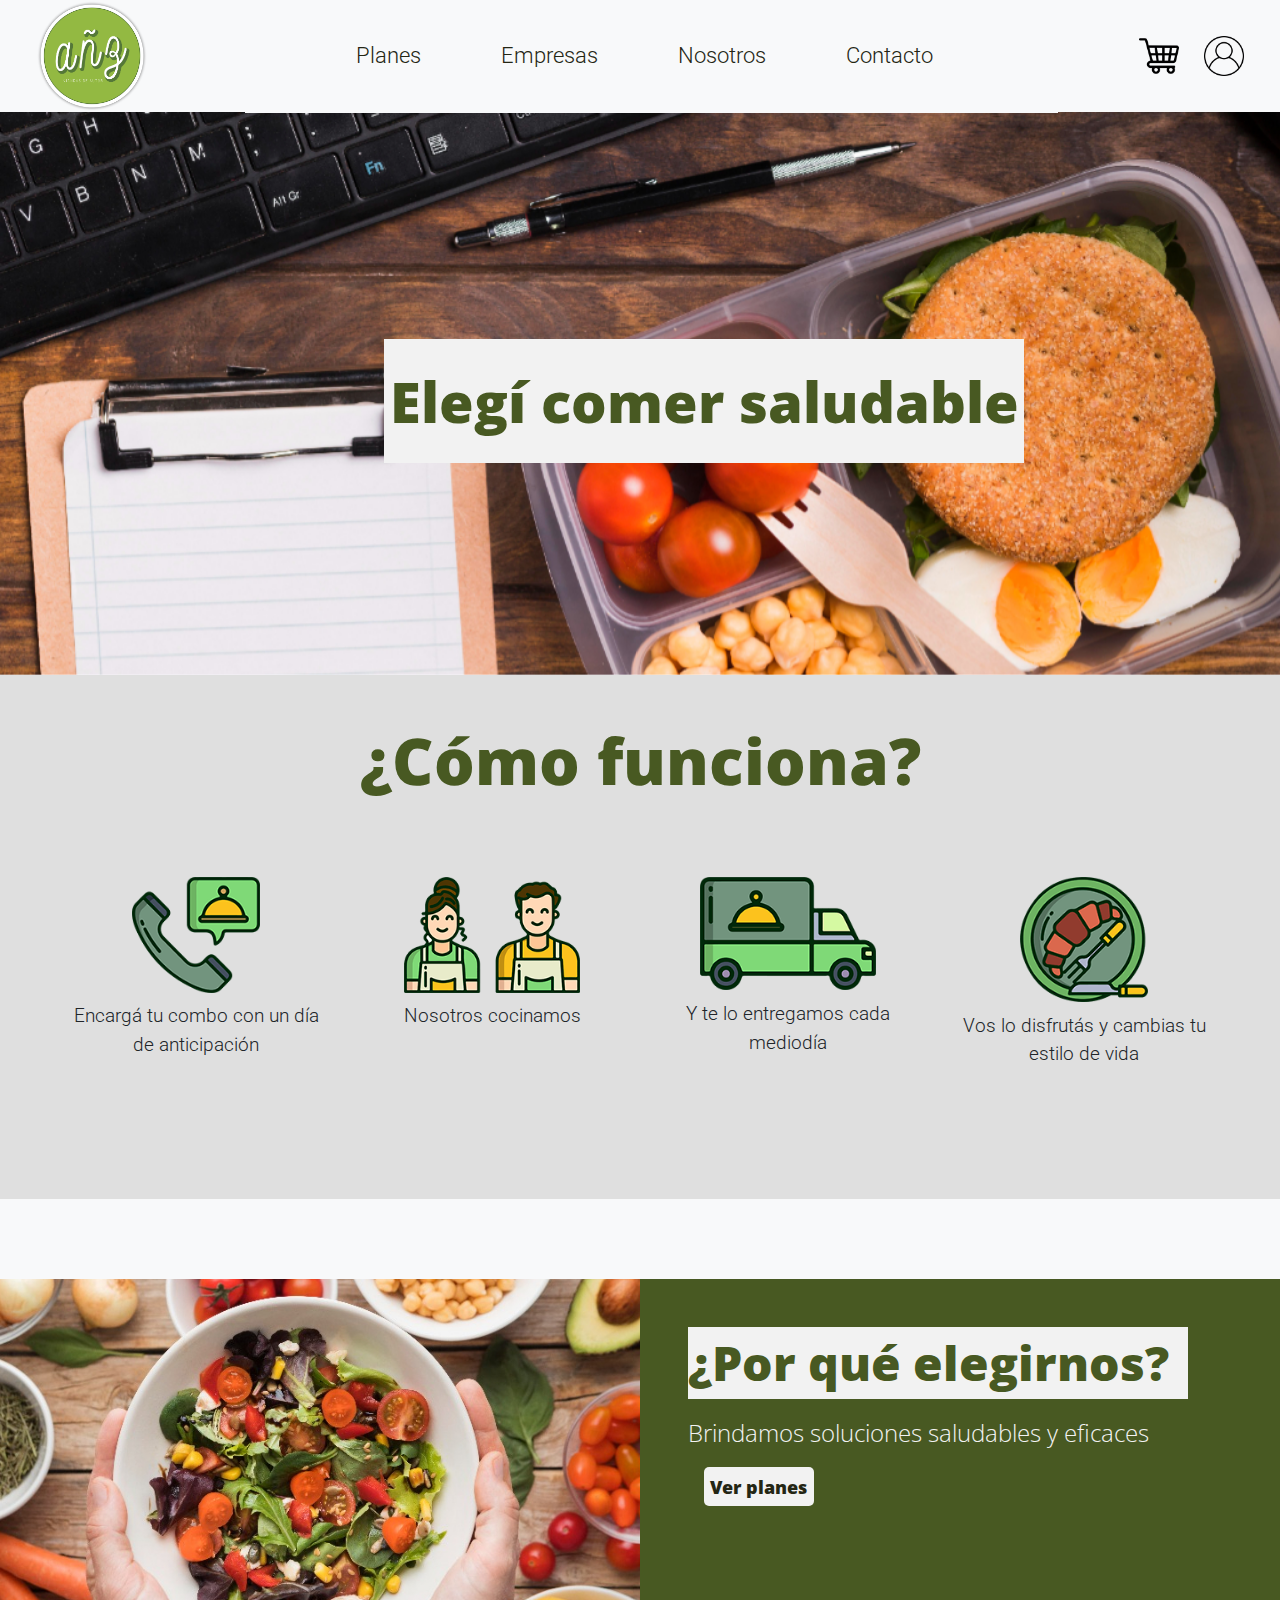
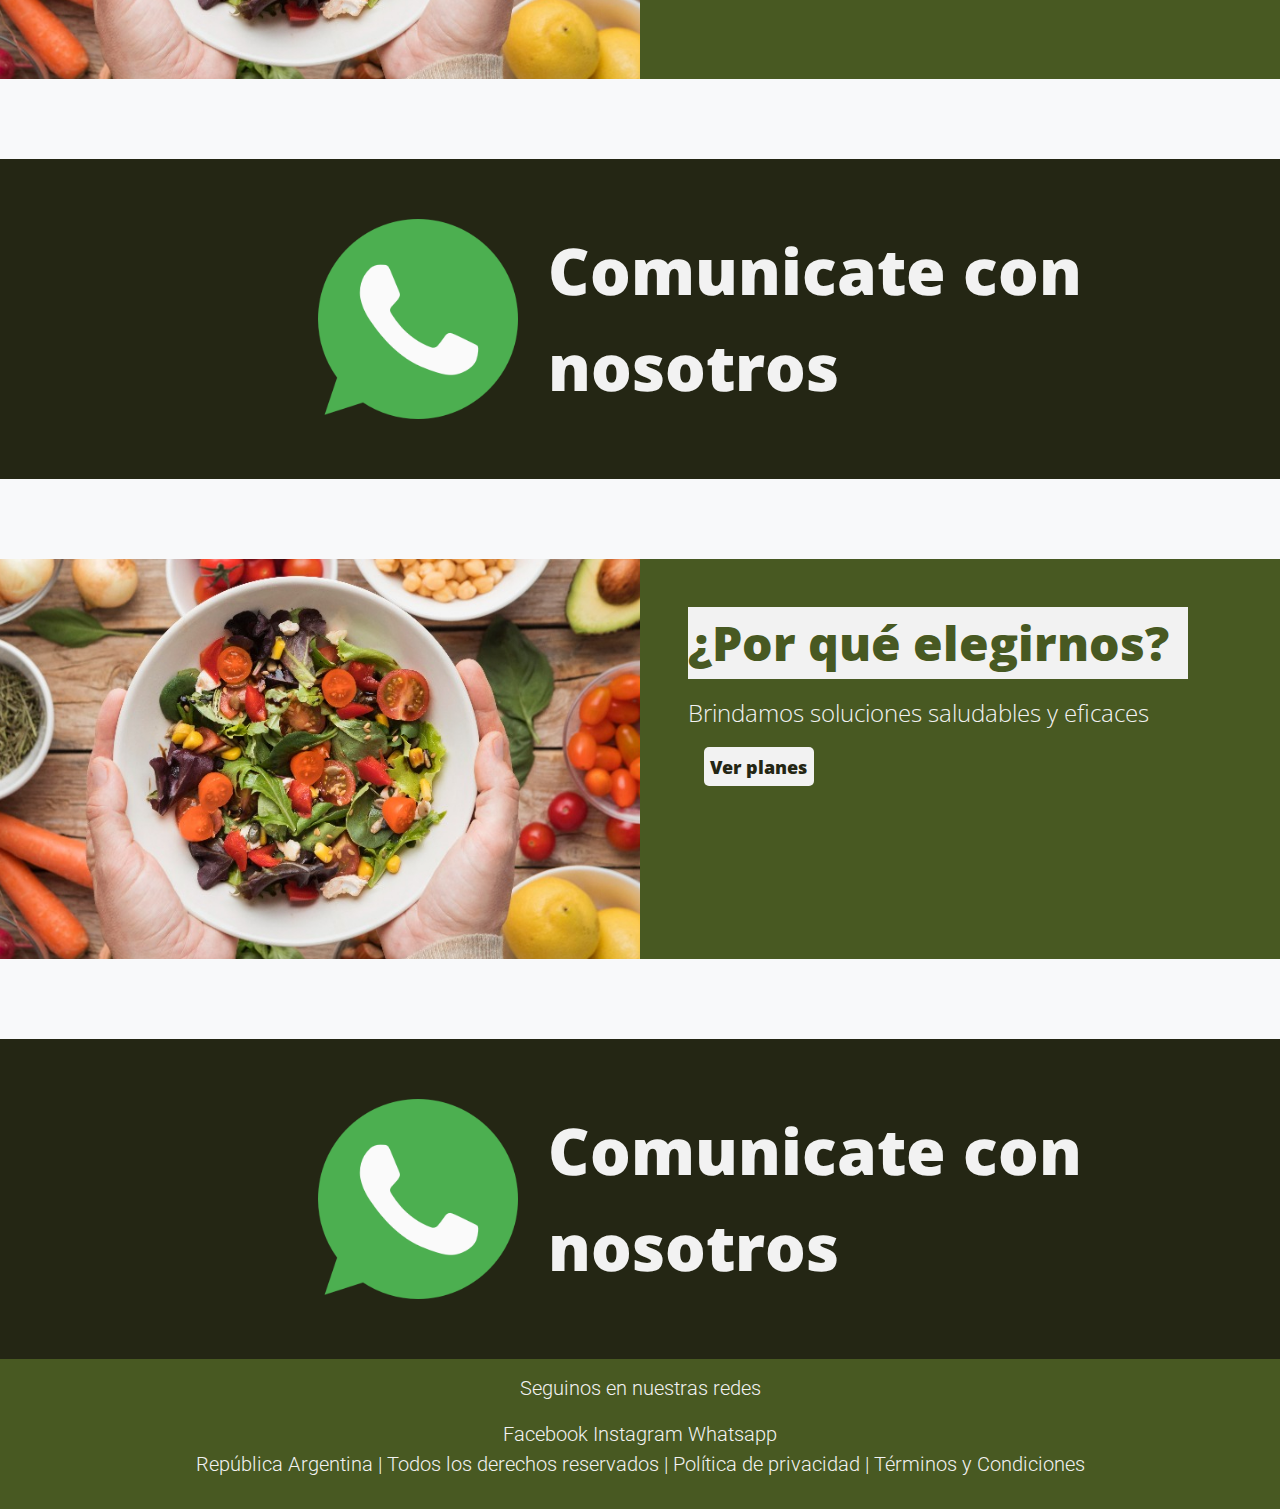
<file: index.html>
<!DOCTYPE html>
<html>
<head>
	<title>Añoranza Viandas</title>
	<meta charset=utf-8>
	<link rel="preconnect" href="https://fonts.gstatic.com">
	<link rel="stylesheet" href="bootstrap/css/bootstrap.min.css">
	<link href="https://fonts.googleapis.com/css2?family=Open+Sans:wght@300;700;800&family=Roboto:wght@300;700&display=swap" rel="stylesheet">
	<link rel="stylesheet" type="text/css" href="estilos/estilos-body.css">
	<link rel="stylesheet" type="text/css" href="estilos/declaraciones.css">

</head>
<body class="  tipoRoboto300" >

	<nav class="navbar navbar-expand-lg navbar-light bg-light sticky-top">
 		<a class="navbar-brand loguito" href="index.html">
 			<img src="media/logo-añz.png" alt="loguito"></a>
  		<button class="navbar-toggler bgColorVerde" type="button" data-toggle="collapse" data-target="#navbarNav" aria-controls="navbarNav" aria-expanded="false" aria-label="Toggle navigation">
   		<span class="navbar-toggler-icon"></span>
  		</button>
	  	<div class="collapse navbar-collapse botonera justify-content-center bgBblanco" id="navbarNav">
	   		<ul class="navbar-nav col-10 justify-content-center bgBBlanco">
		      <li class="nav-item active">
		        <a class="nav-link" href="packs.html">Planes <span class="sr-only">(current)</span></a>
		      </li>
		      <li class="nav-item">
		        <a class="nav-link" href="empresas.html">Empresas</a>
		      </li>
		      <li class="nav-item">
		        <a class="nav-link" href="nosotros.html">Nosotros</a>
		      </li>
		      <li class="nav-item">
		        <a class="nav-link " href="contacto.html" tabindex="-1" aria-disabled="true">Contacto</a>
		      </li>
		    </ul>
	  	</div>
		<div class="carritoYuser"> <a href="#"> 
		  	<img src="media/carrito.png" alt="carrito"> 
			<img src="media/user.png" alt="user"></a>
		</div>
	</nav>

	<div id="carouselExampleControls" class="carousel slide" data-ride="carousel">
	  <div class="carousel-inner">
	    <div class="carousel-item active">
			<img src="media/fondo1.jpg" srcset="media/fondo1redim.jpg 528" class="d-block w-100" alt="fondo1">
	    </div>
	    <div class="elegir carousel-caption tipoOpenBold bgColorBlanco colorVerde animacion">Elegí comer saludable</div>
	    <div class="carousel-item">
	      <img src="media/fondo2.jpg" srcset="media/fondo2redim.jpg 528" class="d-block w-100" alt="fondo2">
	    </div>
	    <div class="carousel-item">
	      <img src="media/fondo3.jpg" srcset="media/fondo3redim.jpg 528" class="d-block w-100" alt="fondo3">
	    </div>
	  </div>

	<div class="container-fluid bgColorGris">
		<div class=" comoFunciona tipoOpenBold colorVerde ">¿Cómo funciona?</div>
			<div class="instrucciones">
				<div class="row">
					<div class="encargar col-lg-3 col-sm-6 d-flex flex-column align-items-center"> 
						<img class="animacionIcono" src="media/pedir.png" alt="pedir">
						<p> Encargá tu combo con un día de anticipación</p>
						</div>
					<div class="cocinar col-lg-3 col-sm-6 d-flex flex-column align-items-center"> 
						<img class="animacionIcono" src="media/cocineros.png">
						 <p> Nosotros cocinamos </p>
					</div>
					<div class="reparto  col-lg-3 col-sm-6 d-flex flex-column align-items-center">
						<img class="animacionIcono" src="media/reparto.png"> 
						<p> Y te lo entregamos cada mediodía</p>
					</div>
						<div class="comer  col-lg-3 col-sm-6 d-flex flex-column align-items-center"> <img class="animacionIcono" src="media/comer.png">
						<p> Vos lo disfrutás y cambias tu estilo de vida </p>
					</div>
				</div>
			</div>	
		</div>

	<div class="elegirnos d-flex flex-row justify-content-center">
		<div class="col-xl-6  miniBanner"></div>
		<div class="col-xl-6  porQue colorBlanco bgColorVerde">
			<p class ="grande tipoOpenBold colorVerde bgColorBlanco"> ¿Por qué elegirnos?<p>
			<p class="tipoOpen300"> Brindamos soluciones saludables y eficaces</p>
		<button class="bgColorBlanco colorOscuro tipoOpenBold">Ver planes</button>
		</div>
	</div>

	<div id="linkWpp" class="d-flex flex-row  bgColorOscuro colorBlanco justify-content-around align-items-center">
		<div class="col-xl-5 col-sm-6 d-flex justify-content-end"> <img src="media/whatsapp-grande.png" alt="wpp"> </div>
		<div class="col-xl-7 col-sm-6 tipoOpenBold habla d-flex justify-content-start">Comunicate con nosotros</div>
	</div>

<div class="elegirnos d-flex flex-row justify-content-center">
		<div class="col-xl-6  miniBanner"></div>
		<div class="col-xl-6  porQue colorBlanco bgColorVerde">
			<p class ="grande tipoOpenBold colorVerde bgColorBlanco"> ¿Por qué elegirnos?<p>
			<p class="tipoOpen300"> Brindamos soluciones saludables y eficaces</p>
		<button class="bgColorBlanco colorOscuro tipoOpenBold">Ver planes</button>
		</div>
	</div>

	<div id="linkWpp" class="d-flex flex-row  bgColorOscuro colorBlanco justify-content-around align-items-center">
		<div class="col-xl-5 col-sm-6 d-flex justify-content-end"> <img src="media/whatsapp-grande.png" alt="wpp"> </div>
		<div class="col-xl-7 col-sm-6 tipoOpenBold habla d-flex justify-content-start">Comunicate con nosotros</div>
	</div>

		<div id="footer" class="bgColorVerde colorBlanco tipoRoboto300">
			<p>Seguinos en nuestras redes</p>
			<span>Facebook Instagram Whatsapp </span> 
			<p>República Argentina | Todos los derechos reservados | Política de privacidad | Términos y Condiciones</p></div> 
		</div>
	</div>
	<script src="bootstrap/js/jquery-3.5.1.slim.min.js"></script>
    <script src="bootstrap/js/bootstrap.bundle.min.js"></script>
</body>
</html>
</file>
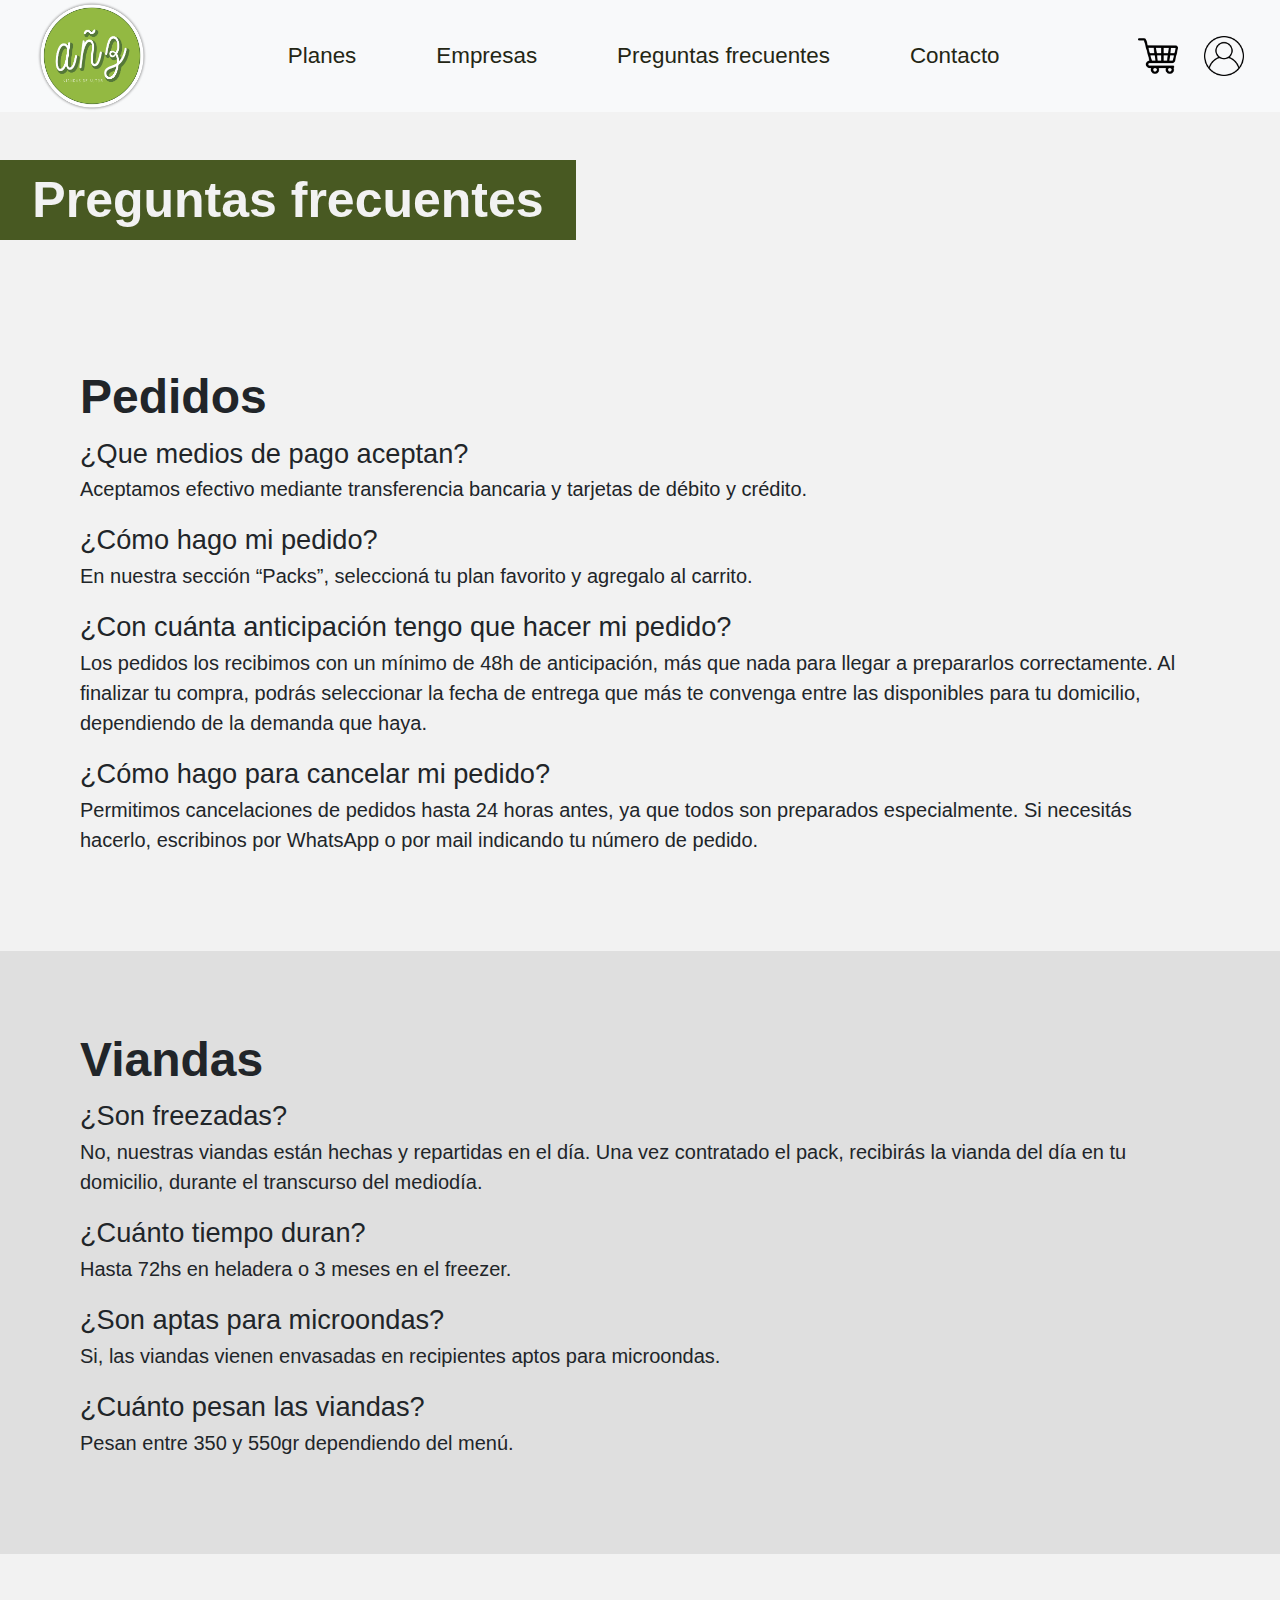
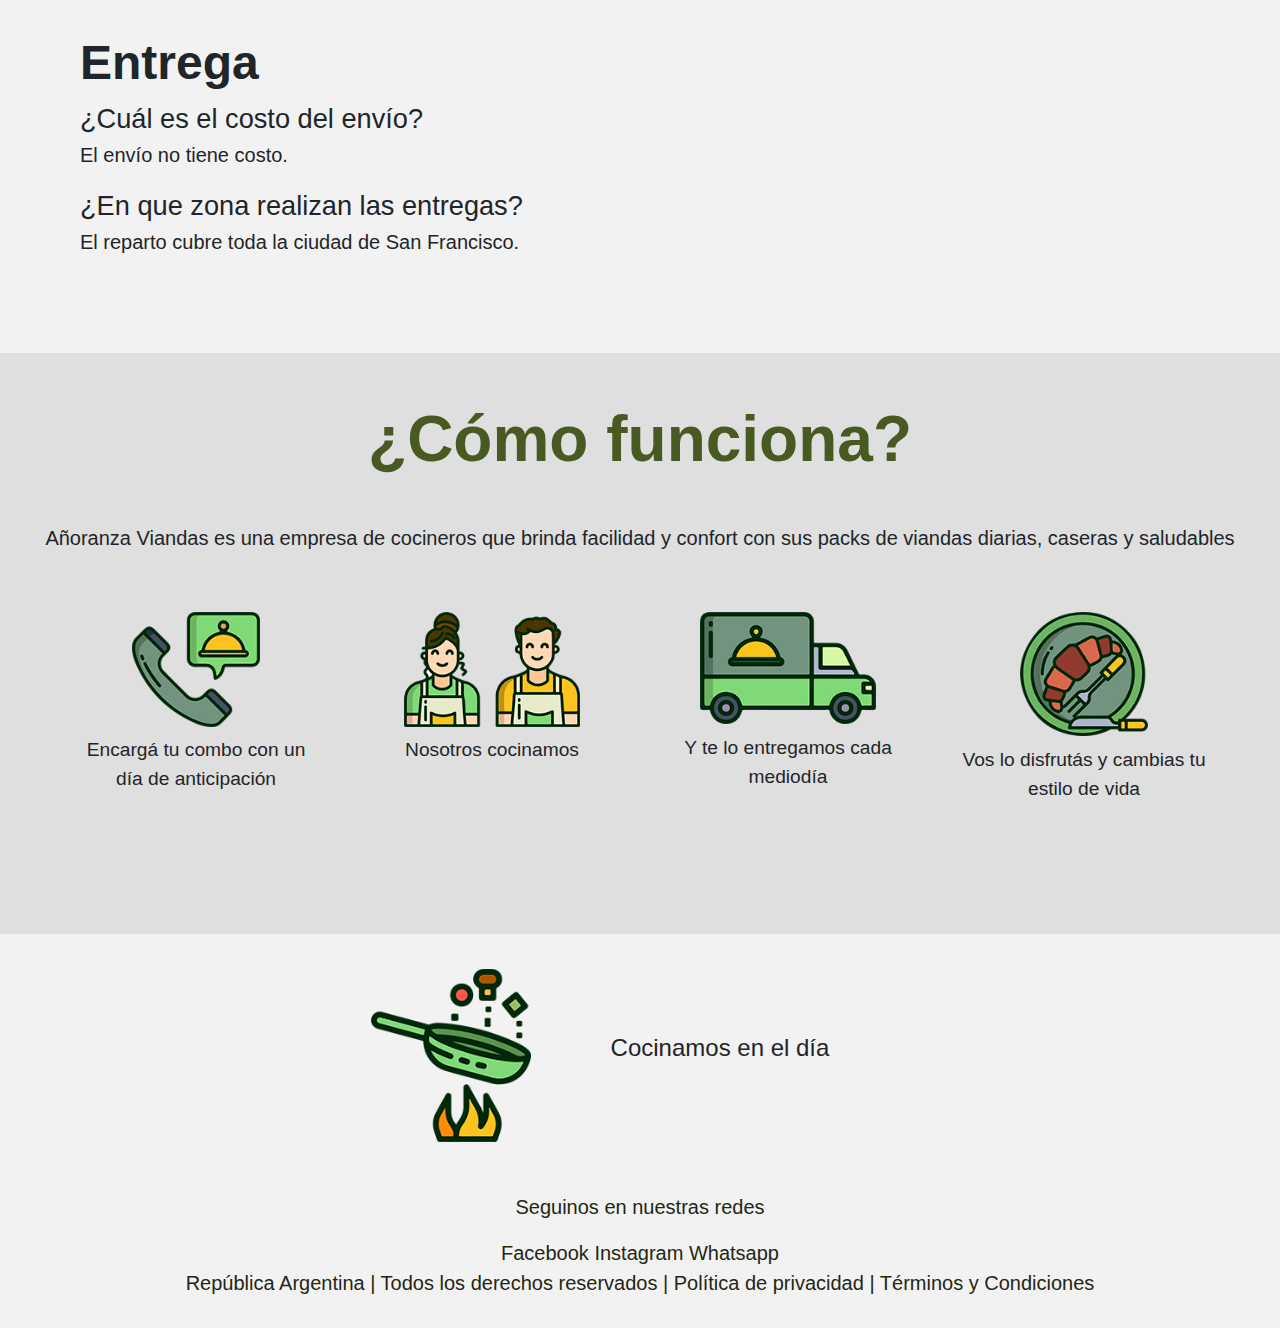
<file: preguntas.html>
<!DOCTYPE html>
<html>
<head>
	<meta charset="utf-8">
	<meta name="description" content="Añoranza Viandas es una empresa de cocineros de gran experiencia">
	<link rel="stylesheet" href="bootstrap/css/bootstrap.min.css">
	<link rel="stylesheet" type="text/css" href="estilos/estilos-body.css">
	<link rel="stylesheet" type="text/css" href="estilos/declaraciones.css">
	<link rel="stylesheet" type="text/css" href="estilos/estilos-preguntas.css">
	<title>Conocé a nuestros cocineros |AñoranzaViandas</title>
</head>
<body class="bgColorBlanco tipoRoboto300">
	<nav class="navbar navbar-expand-lg navbar-light bg-light sticky-top">
 		<a class="navbar-brand loguito " href="index.html">
 			<img src="media/logo-añz.png" alt="loguito"></a>
  		<button class="navbar-toggler bgColorVerde" type="button" data-toggle="collapse" data-target="#navbarNav" aria-controls="navbarNav" aria-expanded="false" aria-label="Toggle navigation">
   		<span class="navbar-toggler-icon"></span>
  		</button>
	  	<div class="collapse navbar-collapse botonera justify-content-center" id="navbarNav">
	   		<ul class="navbar-nav col-10 justify-content-center">
		      <li class="">
		        <a class="nav-link" href="packs.html">Planes <span class="sr-only">(current)</span></a>
		      </li>
		      <li class="nav-item">
		        <a class="nav-link" href="empresas.html">Empresas</a>
		      </li>
		      <li class="nav-item">
		        <a class="nav-link" href="preguntas.html">Preguntas frecuentes</a>
		      </li>
		      <li class="nav-item">
		        <a class="nav-link " href="contacto.html" tabindex="-1" aria-disabled="true">Contacto</a>
		      </li>
		    </ul>
	  	</div>
		<div class="carritoYuser"> <a href="#"> 
		  	<img src="media/carrito.png" alt="carrito"> 
			<img src="media/user.png" alt="user"></a>
		</div>
	</nav>
	
		<h2 class="bgColorVerde tipoOpenBold colorBlanco animacion">Preguntas frecuentes</h2>
		
		<div class="preguntas ">
			<h3 class="tipoOpenBold"> Pedidos</h3>
			<span> ¿Que medios de pago aceptan?</span>
			<p> Aceptamos efectivo mediante transferencia bancaria y tarjetas de débito y crédito.</p>
			
			<span> ¿Cómo hago mi pedido?</span>
			<p>En nuestra sección “Packs”, seleccioná tu plan favorito y agregalo al carrito.</p>
			
			<span>¿Con cuánta anticipación tengo que hacer mi pedido?</span>
			<p>Los pedidos los recibimos con un mínimo de 48h de anticipación, más que nada para llegar a prepararlos correctamente. Al finalizar tu compra, podrás seleccionar la fecha de entrega que más te convenga entre las disponibles para tu domicilio, dependiendo de la demanda que haya.</p>
		
			<span>¿Cómo hago para cancelar mi pedido?</span>
			<p>Permitimos cancelaciones de pedidos hasta 24 horas antes, ya que todos son preparados especialmente. Si necesitás hacerlo, escribinos por WhatsApp o por mail indicando tu número de pedido.</p>
		</div>

		<div class="preguntas bgColorGris">
			<h3 class="tipoOpenBold"> Viandas</h3>
			<span> ¿Son freezadas?</span>
			<p> No, nuestras viandas están hechas y repartidas en el día. Una vez contratado el pack, recibirás la vianda del día en tu domicilio, durante el transcurso del mediodía.</p>
			
			<span> ¿Cuánto tiempo duran?</span>
			<p>Hasta 72hs en heladera o 3 meses en el freezer.</p>
			
			<span>¿Son aptas para microondas?</span>
			<p>Si, las viandas vienen envasadas en recipientes aptos para microondas.</p>
		
			<span>¿Cuánto pesan las viandas?</span>
			<p>Pesan entre 350 y 550gr dependiendo del menú.</p>
		</div>

		<div class="preguntas ">
			<h3 class="tipoOpenBold"> Entrega</h3>
			<span> ¿Cuál es el costo del envío?</span>
			<p>El envío no tiene costo.</p>
			
			<span> ¿En que zona realizan las entregas?</span>
			<p>El reparto cubre toda la ciudad de San Francisco.</p>
			
		</div>

		<div class="container-fluid bgColorGris">
			<div class=" comoFunciona tipoOpenBold colorVerde ">¿Cómo funciona?</div>
			<h1 class="tipoRoboto300 tipotamañoDefecto h1-Index">Añoranza Viandas es una empresa de cocineros que <strong>brinda facilidad y confort </strong>con sus packs de viandas diarias, caseras y saludables</h1>
				<div class="instrucciones">
					<div class="row">
						<div class="encargar col-lg-3 col-sm-6 d-flex flex-column align-items-center"> 
							<img class="animacionIcono" src="media/pedir.png" alt="pedir">
							<p> Encargá tu combo con un día de anticipación</p>
							</div>
						<div class="cocinar col-lg-3 col-sm-6 d-flex flex-column align-items-center"> 
							<img class="animacionIcono" src="media/cocineros.png">
							 <p> Nosotros cocinamos </p>
						</div>
						<div class="reparto  col-lg-3 col-sm-6 d-flex flex-column align-items-center">
							<img class="animacionIcono" src="media/reparto.png"> 
							<p> Y te lo entregamos cada mediodía</p>
						</div>
							<div class="comer  col-lg-3 col-sm-6 d-flex flex-column align-items-center"> <img class="animacionIcono" src="media/comer.png">
							<p> Vos lo disfrutás y cambias tu estilo de vida </p>
						</div>
					</div>
				</div>	
			</div>

		<div class="cocinamosEn tipoOpen300"><img src="media/cocinar.png" alt="cocinar">
			<p>Cocinamos en el día</p>
		</div>

		<div id="footer" class="bgColorBlanco colorOscuro tipoRoboto300">
			<p>Seguinos en nuestras redes</p>
			<span>Facebook Instagram Whatsapp </span> 
			<p>República Argentina | Todos los derechos reservados | Política de privacidad | Términos y Condiciones</p></div> 
		</div>	
<script src="bootstrap/js/jquery-3.5.1.slim.min.js"></script>
<script src="bootstrap/js/bootstrap.bundle.min.js"></script>
</body>
</html>
</file>
<file: estilos/estilos-body.css>
body{
	font-family: 'Roboto', sans-serif;
	background-color: #f8f9fa;
}
.navbar{
	max-height: 7rem;
	background-color: #F2F2F2;
}

.botonera a{
	color:#242614 !important;
	text-decoration: none;
	font-size: 1.4rem;
	margin:2rem;
}

.loguito img{
	width:7rem;
	margin-left:20px
}

.carritoYuser img{
	width: 2.5rem;
	margin-right:1em;
}

 .elegir{
	font-size:3.5rem;
	margin:12rem;
	width: 40rem;
}


.instrucciones{	
	height: 22rem;
	padding:1.5em 3rem;
}

.instrucciones img{
	width: 8rem;
}

.cocinar img{
	width: 11rem
}
.reparto img{
	width: 11rem;
}

.instrucciones p{
	font-size: 1.2rem;
	text-align:center;
	padding: 0.5em
}

.comoFunciona{
	font-size: 4rem;
	text-align: center;
	padding:0.6em;
	}

.h1-Index{
text-align:center;
margin-bottom: 2rem;

}
.contenedorComoFunciona{
	max-height: 50rem
}
.elegirnos{
	height: 25rem;
	margin-bottom: 5rem;
	margin-top: 5rem
}
.miniBanner{
	background-image: url(../media/fondo3.jpg);
	background-size:cover;
	background-position:center;
	background-repeat:no-repeat;
	margin:0px;
}

.porQue{
	font-size:1.5rem;
	padding: 2em;
	margin:0px;		
}

.porQue .grande{
	font-size:3rem;
	width: 500px;
}

button{
	font-size:1.1rem;
	border-radius: 5px;
	border: none;
	padding: 0.4rem;
	margin:auto 1rem;
	}

#linkWpp{
	height: 20rem;	
}
#linkWpp img{
	width: 200px;
}
.habla{
	font-size: 4rem
}

#footer{
	min-height:150px;
	display: flex;
	flex-direction:column;
	justify-content: center;
	text-align:center;
}
.cocinamosEn{
    display: flex;
    flex-direction: row;
    flex-wrap: wrap;
	align-content: center;
	justify-content: center;
    align-items: center;
    padding: 1rem;
	font-size:1.5rem
}
.cocinamosEn img{
	width: 10rem
}

.cocinamosEn p{
	padding: 5rem;
}

h2{
    padding: 10px;
    font-size: 50px;
    text-align: center;
    width: 45%;
	margin: 3rem 0;
}


@media (max-width: 700px){

.instrucciones{	
padding:1.5em 3rem;
height: 1000px
}

.instrucciones img{
	width: 8rem;
}

.cocinar img{
	width: 16rem
}

.instrucciones p{
	font-size: 1.2rem;
	text-align:center;
	padding: 0.5em
}

.comoFunciona{
	font-size: 3rem;
	text-align: center;
	padding:0.6em;
	}

#linkWpp{
	height: 20rem;	
}
#linkWpp img{
	width: 200px;
}
.habla{
	font-size: 4rem
}
.elegir{
	display: none
}

.elegirnos{
	height: 25rem;
	margin-bottom: 5rem;
	margin-top: 5rem
}
.miniBanner{
	background-image: url(../media/fondo3.jpg);
	background-size:cover;
	background-position:center;
	background-repeat:no-repeat;
	margin:0px;
}

.porQue{
	font-size:1.5rem;
	padding: 2em;
	margin:0px;
	
}

.porQue .grande{
	width: 10rem;
	font-size:2rem;
	background:none;
	color: #F2F2F2	
}
#linkWpp{
	height: 15rem;	
	margin-bottom: 5rem
}
#linkWpp img{
	width: 10rem;
}
.habla{
	font-size: 2rem
}

}
</file>
<file: estilos/declaraciones.css>
@import url('https://fonts.googleapis.com/css2?family=Open+Sans:wght@300;700&family=Roboto:wght@300;700&display=swap')
*{
	margin: 0px;
	padding: 0px;}
  
.colorAmarillo{
  background-color: #edc137;
}
.bgColorOscuro{  
background-color:#242614}

.colorOscuro{
	color:#242614 
}
.bgColorVerde{
	background-color: #485922;
}
.colorVerde{
	color:#485922;
}
.bgColorBlanco{
	background-color: #F2F2F2 
}
.colorBlanco{
	color:#F2F2F2;
}
.bgBBlanco{
 background-color:#f8f9fa
}
.bgColorGris{
	background-color: #DFDFDF
}
.tipoRoboto300{
	font-family: 'Roboto', sans-serif;
	font-weight: 300;
}

.tipoRobotoBold{
	font-family: 'Roboto', sans-serif;
	font-weight: 700;
}

.tipoOpen300{
	font-family: 'Open Sans', sans-serif;
	font-weight: 300
}
.tipoOpenBold{
	font-family: 'Open Sans', sans-serif;
	font-weight: 800
}
.tipotamañoDefecto{
  font-size:20px;
}
.margin{
  margin: 1em 5rem
}
.animacion{
	animation-name: animacion;
	animation-timing-function: ease-in;
  	animation-duration: 1s;
   	animation-delay: 0s
}
h3{
  font-size: 3rem;
}
@keyframes animacion {
  0% {
    transform: translateX(-1000px);
    opacity: 0;
  }
  100% {
    transform: translateX(0);
    opacity: 1;
  }
}

body{
	font-size:20px;
}

@keyframes animacionIcono {
  0%,
  100% {
    transform: translateX(0%);
    transform-origin: 50% 50%;
  }
  15% {
    transform: translateX(-30px) rotate(6deg);
  }
  30% {
    transform: translateX(15px) rotate(-6deg);
  }
  45% {
    transform: translateX(-15px) rotate(3.6deg);
  }
  60% {
    transform: translateX(9px) rotate(-2.4deg);
  }
  75% {
    transform: translateX(-6px) rotate(1.2deg);
  }
}

.animacionIcono{
	animation-name: animacionIcono;
	animation-timing-function: ease-in;
  	animation-duration: 1.3s;
   	animation-delay: 2s
}
</file>
<file: estilos/estilos-preguntas.css>
h2{
    padding: 10px;
    font-size: 50px;
    text-align: center;
    width: 45%;}

.preguntas{
    padding: 5rem;
}
.preguntas span{
    font-size: 1.7rem;
}
</file>
